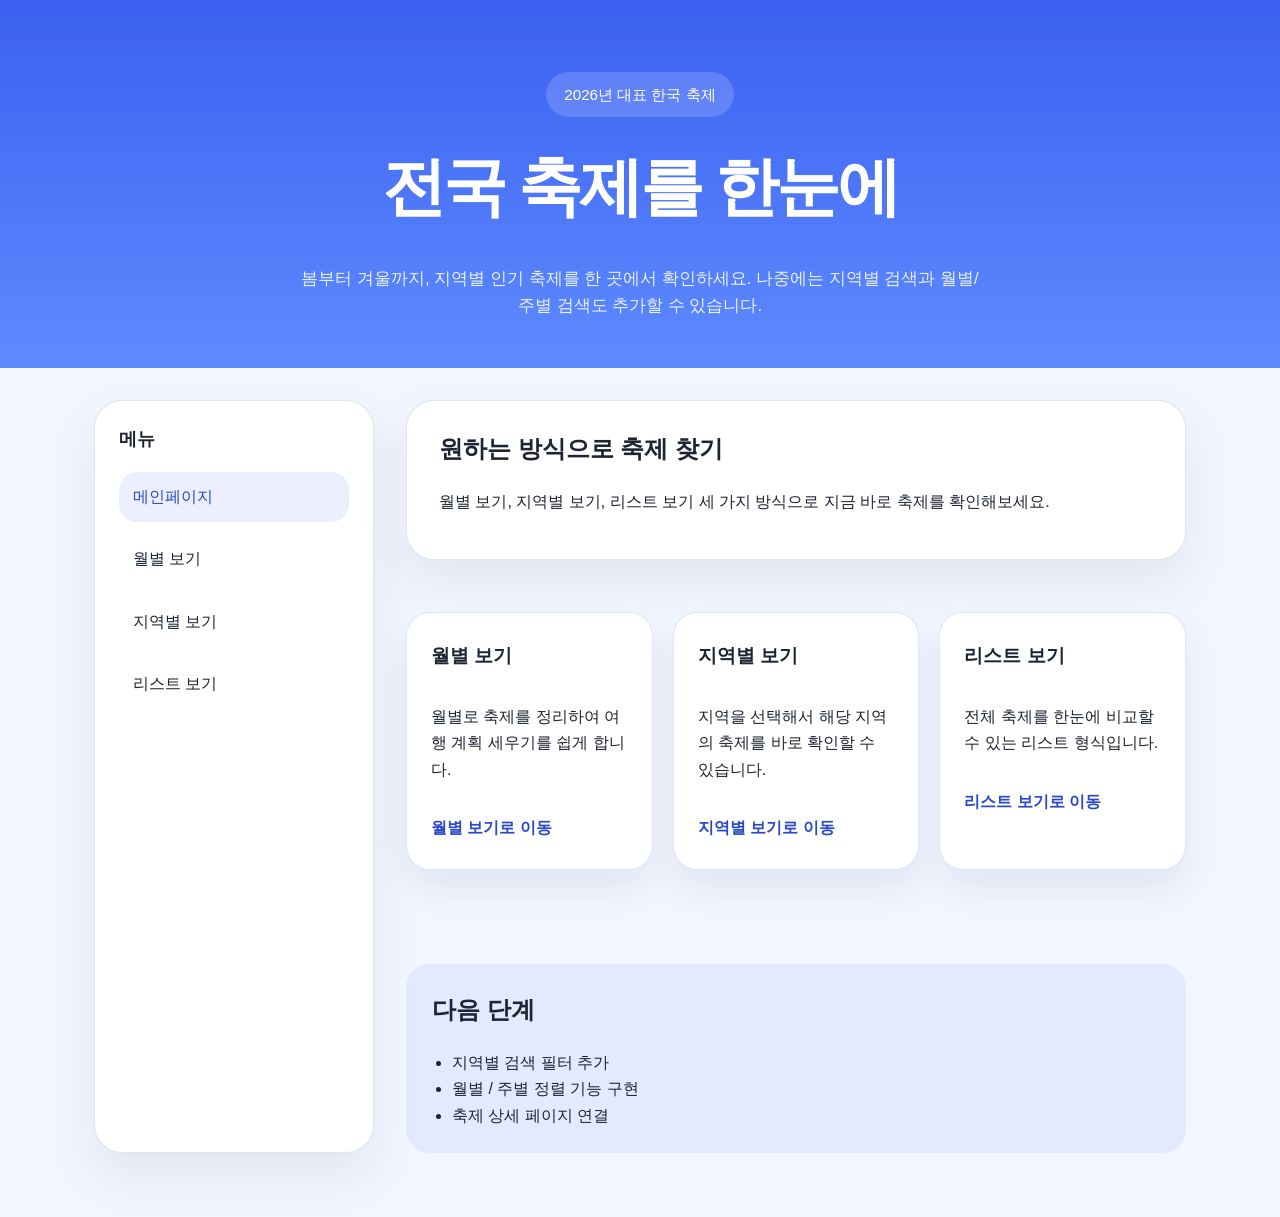
<file: index.html>
<!DOCTYPE html>
<html lang="ko">
  <head>
    <meta charset="UTF-8" />
    <meta name="viewport" content="width=device-width, initial-scale=1.0" />
    <title>2026 전국 축제 여행</title>
    <link rel="stylesheet" href="styles.css" />
  </head>
  <body>
    <header class="hero">
      <div class="hero-inner">
        <p class="eyebrow">2026년 대표 한국 축제</p>
        <h1>전국 축제를 한눈에</h1>
        <p class="hero-copy">
          봄부터 겨울까지, 지역별 인기 축제를 한 곳에서 확인하세요.
          나중에는 지역별 검색과 월별/주별 검색도 추가할 수 있습니다.
        </p>
      </div>
    </header>

    <main class="page subpage-layout">
      <aside class="sidebar">
        <h2>메뉴</h2>
        <nav>
          <ul>
            <li><a class="active" href="index.html">메인페이지</a></li>
            <li><a href="monthly.html">월별 보기</a></li>
            <li><a href="region.html">지역별 보기</a></li>
            <li><a href="list.html">리스트 보기</a></li>
          </ul>
        </nav>
      </aside>

      <section class="content-area">
        <section class="intro-card">
          <div>
            <h2>원하는 방식으로 축제 찾기</h2>
            <p>
              월별 보기, 지역별 보기, 리스트 보기 세 가지 방식으로 지금 바로
              축제를 확인해보세요.
            </p>
          </div>
        </section>

        <section class="view-grid">
          <article class="view-card">
            <h3>월별 보기</h3>
            <p>월별로 축제를 정리하여 여행 계획 세우기를 쉽게 합니다.</p>
            <a class="page-link" href="monthly.html">월별 보기로 이동</a>
          </article>

          <article class="view-card">
            <h3>지역별 보기</h3>
            <p>지역을 선택해서 해당 지역의 축제를 바로 확인할 수 있습니다.</p>
            <a class="page-link" href="region.html">지역별 보기로 이동</a>
          </article>

          <article class="view-card">
            <h3>리스트 보기</h3>
            <p>전체 축제를 한눈에 비교할 수 있는 리스트 형식입니다.</p>
            <a class="page-link" href="list.html">리스트 보기로 이동</a>
          </article>
        </section>

        <section class="note-section">
          <h2>다음 단계</h2>
          <ul>
            <li>지역별 검색 필터 추가</li>
            <li>월별 / 주별 정렬 기능 구현</li>
            <li>축제 상세 페이지 연결</li>
          </ul>
        </section>
      </section>
    </main>
  </body>
</html>
</file>
<file: styles.css>
:root {
  color-scheme: light;
  --bg: #f2f6ff;
  --surface: #ffffff;
  --primary: #3b60f0;
  --primary-strong: #2a49c8;
  --text: #1e2432;
  --muted: #5f6c84;
  --border: rgba(30, 36, 50, 0.12);
  --shadow: 0 22px 50px rgba(23, 35, 80, 0.08);
}

* {
  box-sizing: border-box;
}

body {
  margin: 0;
  font-family: "Apple SD Gothic Neo", "Noto Sans KR", sans-serif;
  background: var(--bg);
  color: var(--text);
  line-height: 1.65;
}

img {
  max-width: 100%;
}

a {
  color: inherit;
  text-decoration: none;
}

.hero {
  background: linear-gradient(180deg, #3b60f0 0%, #5d8bff 100%);
  color: white;
  padding: 72px 24px 48px;
  text-align: center;
}

.hero-inner {
  max-width: 860px;
  margin: 0 auto;
}

.eyebrow {
  margin: 0 0 18px;
  display: inline-flex;
  align-items: center;
  gap: 10px;
  padding: 10px 18px;
  background: rgba(255, 255, 255, 0.16);
  border-radius: 999px;
  font-size: 0.95rem;
}

.hero h1 {
  margin: 0;
  font-size: clamp(2.6rem, 5vw, 4.4rem);
  letter-spacing: -0.05em;
}

.hero-copy {
  margin: 24px auto 0;
  max-width: 680px;
  font-size: 1.05rem;
  color: rgba(255, 255, 255, 0.88);
}

.page {
  max-width: 1140px;
  margin: 0 auto;
  padding: 32px 24px 64px;
}

.subpage-layout {
  display: grid;
  grid-template-columns: 280px minmax(0, 1fr);
  gap: 32px;
}

.sidebar {
  background: var(--surface);
  border: 1px solid var(--border);
  border-radius: 28px;
  padding: 24px;
  box-shadow: var(--shadow);
}

.sidebar h2 {
  margin: 0 0 18px;
  font-size: 1.1rem;
}

.sidebar nav ul {
  list-style: none;
  margin: 0;
  padding: 0;
  display: grid;
  gap: 12px;
}

.sidebar nav a {
  display: block;
  padding: 12px 14px;
  border-radius: 18px;
  color: var(--text);
  transition: background 0.2s ease, color 0.2s ease;
}

.sidebar nav a:hover,
.sidebar nav a.active {
  background: rgba(59, 96, 240, 0.1);
  color: var(--primary-strong);
}

.content-area {
  display: grid;
  gap: 24px;
}

.group-card {
  background: var(--surface);
  border: 1px solid var(--border);
  border-radius: 28px;
  padding: 24px;
  box-shadow: var(--shadow);
}

.group-card h2 {
  margin-top: 0;
  margin-bottom: 16px;
  font-size: 1.25rem;
}

.festival-list {
  list-style: none;
  margin: 0;
  padding: 0;
  display: grid;
  gap: 12px;
}

.festival-list li {
  background: #f8fbff;
  border: 1px solid rgba(59, 96, 240, 0.08);
  border-radius: 20px;
  padding: 16px 18px;
}

.festival-list li strong {
  display: block;
  color: var(--primary-strong);
  margin-bottom: 6px;
}

.festival-list li span {
  color: var(--muted);
}

.list-table {
  overflow-x: auto;
}

.list-table table {
  width: 100%;
  border-collapse: collapse;
}

.list-table th,
.list-table td {
  padding: 16px 14px;
  border-bottom: 1px solid rgba(30, 36, 50, 0.08);
  text-align: left;
}

.list-table th {
  color: var(--primary-strong);
  font-weight: 700;
}

.list-table tr:hover {
  background: rgba(59, 96, 240, 0.04);
}

.intro-card {
  background: var(--surface);
  border: 1px solid var(--border);
  border-radius: 28px;
  padding: 28px 32px;
  box-shadow: var(--shadow);
  margin-bottom: 28px;
}

.intro-card h2 {
  margin-top: 0;
}

.view-grid {
  display: grid;
  grid-template-columns: repeat(auto-fit, minmax(240px, 1fr));
  gap: 20px;
  margin-bottom: 28px;
}

.view-card {
  background: var(--surface);
  border: 1px solid rgba(59, 96, 240, 0.16);
  border-radius: 24px;
  padding: 28px 24px;
  box-shadow: 0 18px 34px rgba(24, 44, 95, 0.08);
  display: flex;
  flex-direction: column;
  gap: 16px;
}

.view-card h3 {
  margin: 0;
}

.page-link {
  display: inline-flex;
  align-items: center;
  gap: 8px;
  color: var(--primary-strong);
  font-weight: 700;
}

.festival-grid {
  display: grid;
  grid-template-columns: repeat(auto-fit, minmax(260px, 1fr));
  gap: 20px;
}

.festival-card {
  background: var(--surface);
  border: 1px solid var(--border);
  border-radius: 28px;
  padding: 24px;
  box-shadow: 0 16px 36px rgba(22, 31, 66, 0.08);
  transition: transform 0.2s ease, box-shadow 0.2s ease;
}

.festival-card:hover {
  transform: translateY(-4px);
  box-shadow: 0 24px 48px rgba(22, 31, 66, 0.14);
}

.festival-card h3 {
  margin: 0 0 10px;
}

.festival-card p {
  margin: 0;
  color: var(--muted);
}

.tag {
  display: inline-flex;
  align-items: center;
  padding: 8px 14px;
  border-radius: 999px;
  background: #edf3ff;
  color: var(--primary-strong);
  font-size: 0.9rem;
  margin-bottom: 18px;
}

.note-section {
  margin-top: 42px;
  padding: 26px 26px 24px;
  background: rgba(59, 96, 240, 0.08);
  border-radius: 24px;
}

.note-section h2 {
  margin-top: 0;
}

.note-section ul {
  margin: 16px 0 0;
  padding-left: 20px;
}

@media (max-width: 720px) {
  .hero {
    padding: 56px 18px 38px;
  }

  .page {
    padding: 24px 18px 48px;
  }
}
</file>
